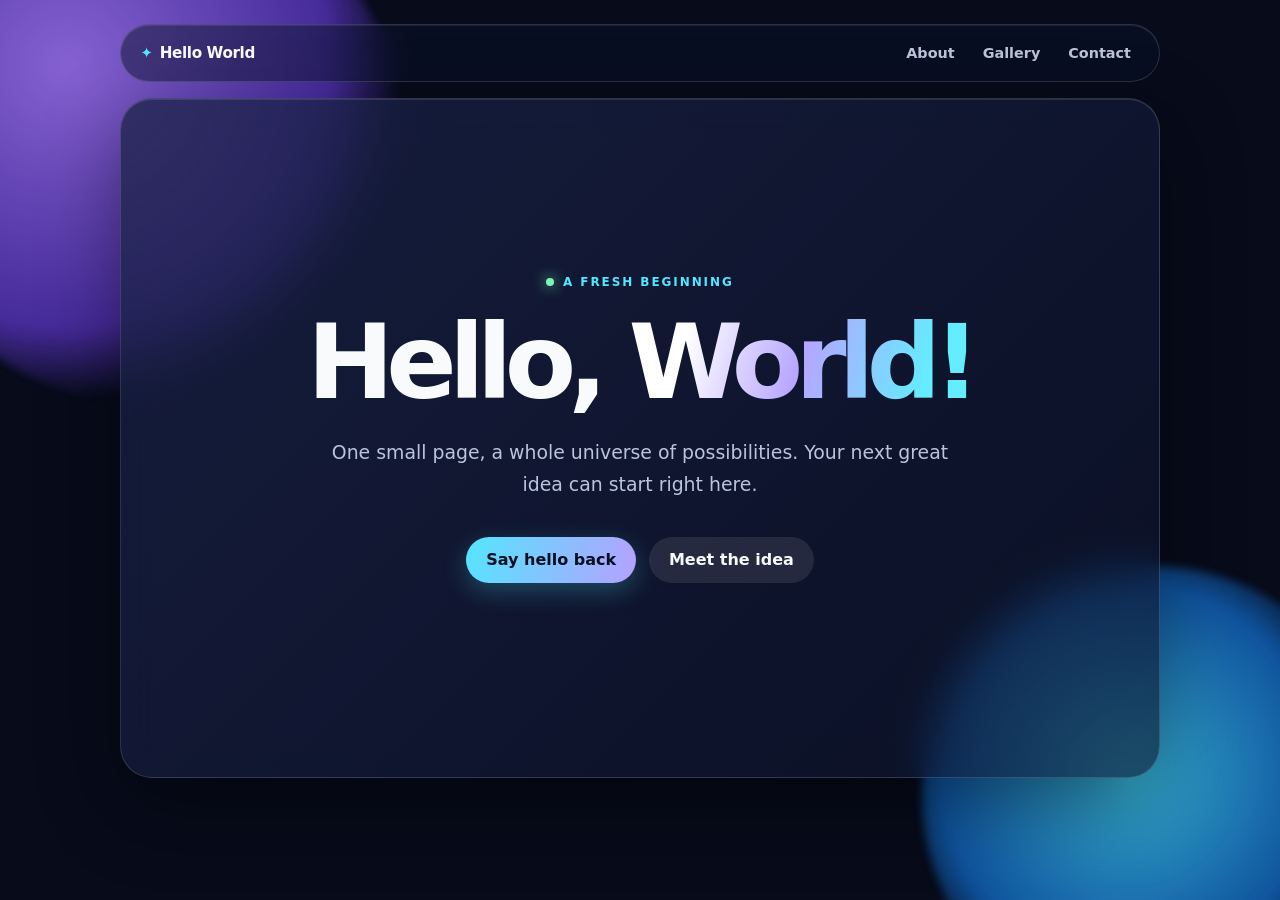
<file: index.html>
<!doctype html>
<html lang="en">
  <head>
    <meta charset="UTF-8" />
    <meta name="viewport" content="width=device-width, initial-scale=1.0" />
    <meta name="description" content="A stylish Hello World welcome page." />
    <title>Hello, World!</title>
    <link rel="stylesheet" href="styles.css" />
  </head>
  <body>
    <div class="orb orb--one"></div>
    <div class="orb orb--two"></div>
    <div class="site-shell">
      <nav class="site-nav" aria-label="Primary navigation">
        <a class="brand" href="index.html" aria-current="page">Hello World</a>
        <div class="nav-links">
          <a href="about.html">About</a>
          <a href="gallery.html">Gallery</a>
          <a href="contact.html">Contact</a>
        </div>
      </nav>
      <main class="panel hero-panel">
        <div>
          <div class="eyebrow"><span class="dot"></span> A fresh beginning</div>
          <h1>Hello, <span>World!</span></h1>
          <p class="lead">One small page, a whole universe of possibilities. Your next great idea can start right here.</p>
          <div class="actions">
            <button type="button" id="helloButton">Say hello back</button>
            <a class="button button--quiet" href="about.html">Meet the idea</a>
          </div>
          <div id="message" class="form-status" aria-live="polite"></div>
        </div>
      </main>
    </div>
    <script>
      const helloButton = document.querySelector("#helloButton");
      const message = document.querySelector("#message");
      helloButton.addEventListener("click", () => {
        message.textContent = "Hello back! Let's make something wonderful. ✨";
      });
    </script>
  </body>
</html>
</file>
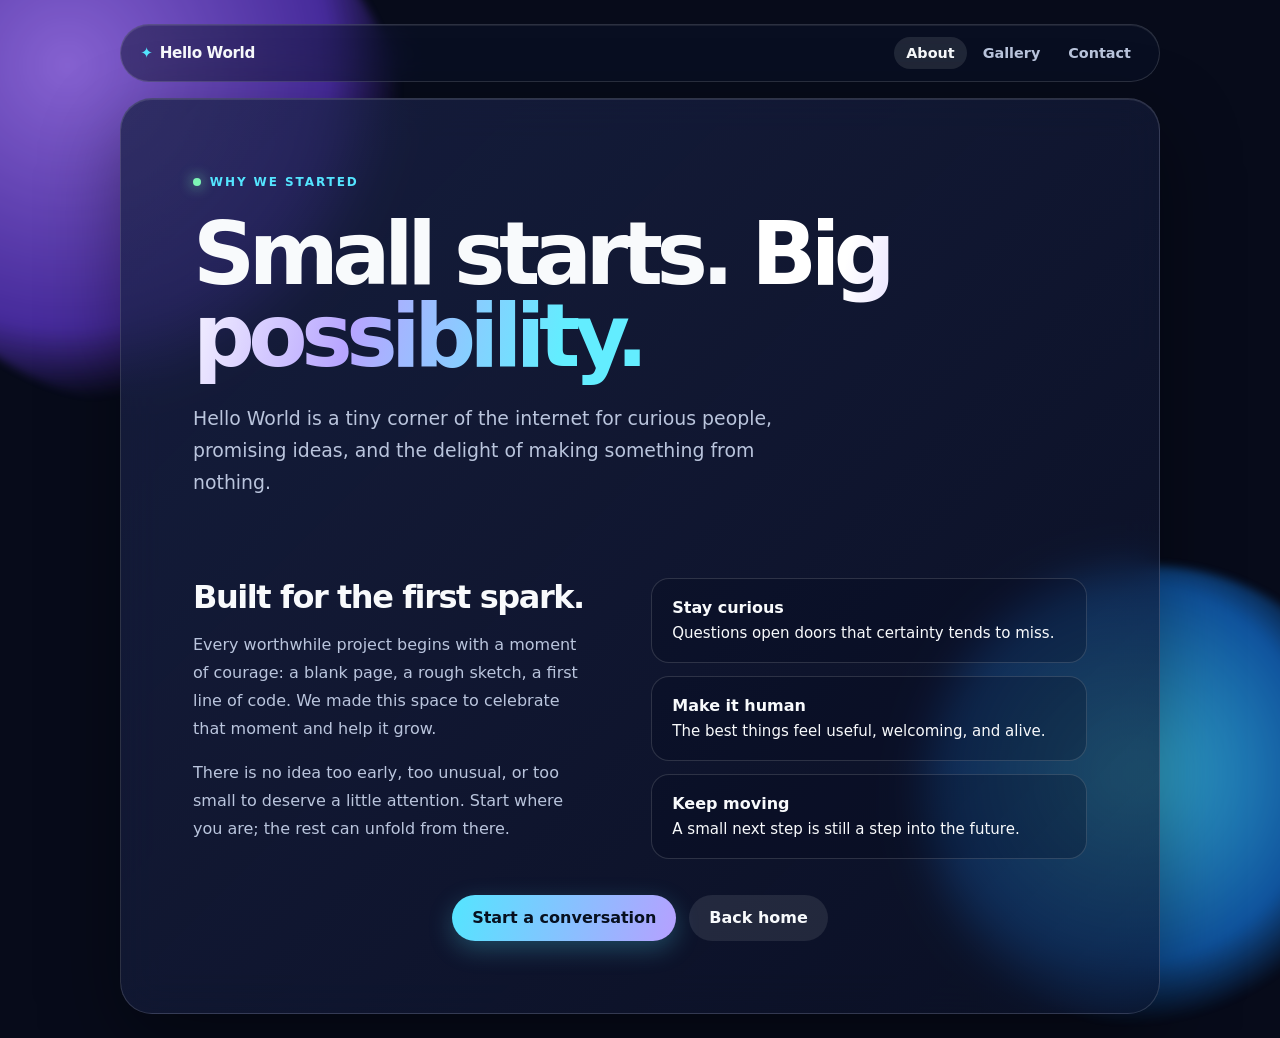
<file: about.html>
<!doctype html>
<html lang="en">
  <head>
    <meta charset="UTF-8" />
    <meta name="viewport" content="width=device-width, initial-scale=1.0" />
    <meta name="description" content="Learn more about Hello World." />
    <title>About | Hello, World!</title>
    <link rel="stylesheet" href="styles.css" />
  </head>
  <body>
    <div class="orb orb--one"></div>
    <div class="orb orb--two"></div>
    <div class="site-shell">
      <nav class="site-nav" aria-label="Primary navigation">
        <a class="brand" href="index.html">Hello World</a>
        <div class="nav-links">
          <a href="about.html" aria-current="page">About</a>
          <a href="gallery.html">Gallery</a>
          <a href="contact.html">Contact</a>
        </div>
      </nav>
      <main class="panel page-panel">
        <header class="page-heading">
          <p class="eyebrow"><span class="dot"></span> Why we started</p>
          <h1>Small starts. <span>Big possibility.</span></h1>
          <p class="lead">Hello World is a tiny corner of the internet for curious people, promising ideas, and the delight of making something from nothing.</p>
        </header>
        <div class="split-grid">
          <section class="copy" aria-labelledby="our-story">
            <h2 id="our-story">Built for the first spark.</h2>
            <p>Every worthwhile project begins with a moment of courage: a blank page, a rough sketch, a first line of code. We made this space to celebrate that moment and help it grow.</p>
            <p>There is no idea too early, too unusual, or too small to deserve a little attention. Start where you are; the rest can unfold from there.</p>
          </section>
          <section class="value-list" aria-label="Our values">
            <article class="value-card">
              <h3>Stay curious</h3>
              <p>Questions open doors that certainty tends to miss.</p>
            </article>
            <article class="value-card">
              <h3>Make it human</h3>
              <p>The best things feel useful, welcoming, and alive.</p>
            </article>
            <article class="value-card">
              <h3>Keep moving</h3>
              <p>A small next step is still a step into the future.</p>
            </article>
          </section>
        </div>
        <div class="actions">
          <a class="button" href="contact.html">Start a conversation</a>
          <a class="button button--quiet" href="index.html">Back home</a>
        </div>
      </main>
    </div>
  </body>
</html>
</file>
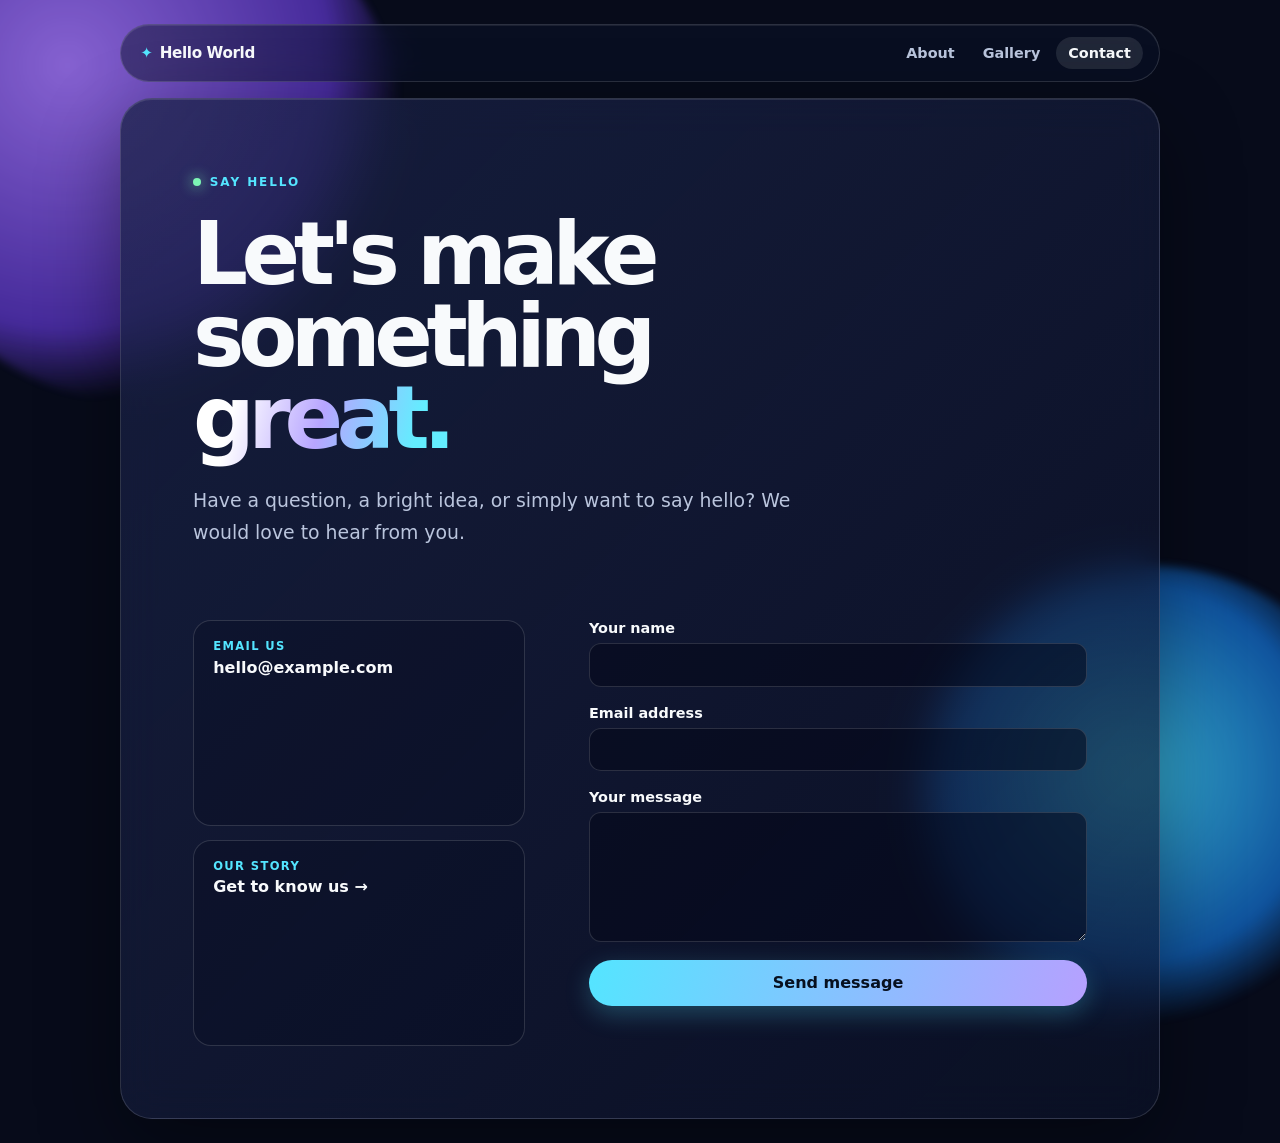
<file: contact.html>
<!doctype html>
<html lang="en">
  <head>
    <meta charset="UTF-8" />
    <meta name="viewport" content="width=device-width, initial-scale=1.0" />
    <meta name="description" content="Get in touch with Hello World." />
    <title>Contact us</title>
    <link rel="stylesheet" href="styles.css" />
  </head>
  <body>
    <div class="orb orb--one"></div>
    <div class="orb orb--two"></div>
    <div class="site-shell">
      <nav class="site-nav" aria-label="Primary navigation">
        <a class="brand" href="index.html">Hello World</a>
        <div class="nav-links">
          <a href="about.html">About</a>
          <a href="gallery.html">Gallery</a>
          <a href="contact.html" aria-current="page">Contact</a>
        </div>
      </nav>
      <main class="panel page-panel">
        <header class="page-heading">
          <p class="eyebrow"><span class="dot"></span> Say hello</p>
          <h1>Let's make something <span>great.</span></h1>
          <p class="lead">Have a question, a bright idea, or simply want to say hello? We would love to hear from you.</p>
        </header>
        <div class="contact-grid">
          <section class="contact-options" aria-label="Other ways to connect">
            <a class="contact-option" href="mailto:hello@example.com">
              <span>Email us</span>
              <strong>hello@example.com</strong>
            </a>
            <a class="contact-option" href="about.html">
              <span>Our story</span>
              <strong>Get to know us →</strong>
            </a>
          </section>
          <form id="contactForm">
            <label>
              Your name
              <input type="text" name="name" autocomplete="name" required />
            </label>
            <label>
              Email address
              <input type="email" name="email" autocomplete="email" required />
            </label>
            <label>
              Your message
              <textarea name="message" required></textarea>
            </label>
            <button type="submit">Send message</button>
            <p id="formStatus" class="form-status" aria-live="polite"></p>
          </form>
        </div>
      </main>
    </div>
    <script>
      const form = document.querySelector("#contactForm");
      const formStatus = document.querySelector("#formStatus");
      form.addEventListener("submit", (event) => {
        event.preventDefault();
        formStatus.textContent = "Thanks for reaching out! We'll be in touch soon. ✨";
        form.reset();
      });
    </script>
  </body>
</html>
</file>
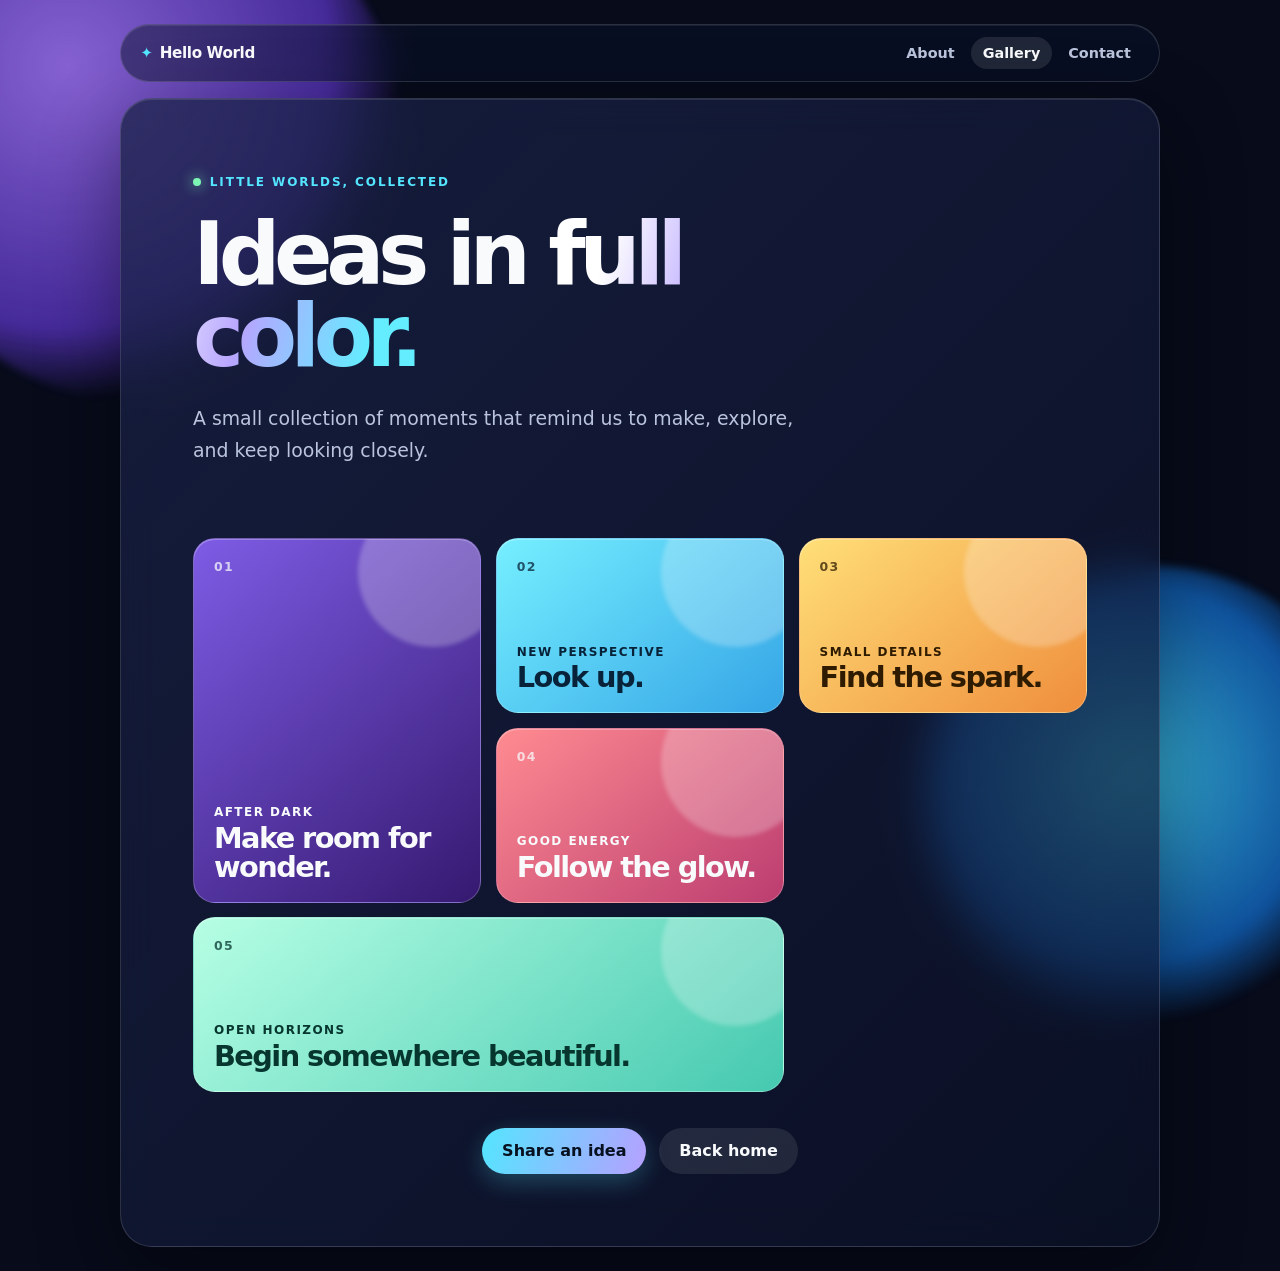
<file: gallery.html>
<!doctype html>
<html lang="en">
  <head>
    <meta charset="UTF-8" />
    <meta name="viewport" content="width=device-width, initial-scale=1.0" />
    <meta name="description" content="A gallery of bright ideas from Hello World." />
    <title>Gallery | Hello, World!</title>
    <link rel="stylesheet" href="styles.css" />
  </head>
  <body>
    <div class="orb orb--one"></div>
    <div class="orb orb--two"></div>
    <div class="site-shell">
      <nav class="site-nav" aria-label="Primary navigation">
        <a class="brand" href="index.html">Hello World</a>
        <div class="nav-links">
          <a href="about.html">About</a>
          <a href="gallery.html" aria-current="page">Gallery</a>
          <a href="contact.html">Contact</a>
        </div>
      </nav>
      <main class="panel page-panel gallery-panel">
        <header class="page-heading">
          <p class="eyebrow"><span class="dot"></span> Little worlds, collected</p>
          <h1>Ideas in <span>full color.</span></h1>
          <p class="lead">A small collection of moments that remind us to make, explore, and keep looking closely.</p>
        </header>
        <section class="gallery-grid" aria-label="Hello World gallery">
          <article class="gallery-card gallery-card--violet gallery-card--tall">
            <span class="gallery-card__number">01</span>
            <div><p>After dark</p><h2>Make room for wonder.</h2></div>
          </article>
          <article class="gallery-card gallery-card--cyan">
            <span class="gallery-card__number">02</span>
            <div><p>New perspective</p><h2>Look up.</h2></div>
          </article>
          <article class="gallery-card gallery-card--sun">
            <span class="gallery-card__number">03</span>
            <div><p>Small details</p><h2>Find the spark.</h2></div>
          </article>
          <article class="gallery-card gallery-card--coral">
            <span class="gallery-card__number">04</span>
            <div><p>Good energy</p><h2>Follow the glow.</h2></div>
          </article>
          <article class="gallery-card gallery-card--mint gallery-card--wide">
            <span class="gallery-card__number">05</span>
            <div><p>Open horizons</p><h2>Begin somewhere beautiful.</h2></div>
          </article>
        </section>
        <div class="actions">
          <a class="button" href="contact.html">Share an idea</a>
          <a class="button button--quiet" href="index.html">Back home</a>
        </div>
      </main>
    </div>
  </body>
</html>
</file>
<file: styles.css>
:root {
  color-scheme: dark;
  --ink: #f8fafc;
  --muted: #bac5dd;
  --glass: rgba(12, 19, 42, 0.62);
  --line: rgba(255, 255, 255, 0.14);
  --violet: #9d7bff;
  --cyan: #54e5ff;
  --success: #7df6b5;
}

* { box-sizing: border-box; }

html { min-height: 100%; }

body {
  min-height: 100vh;
  margin: 0;
  padding: 24px;
  background: #070b1a;
  color: var(--ink);
  font-family: Inter, ui-sans-serif, system-ui, -apple-system, BlinkMacSystemFont, "Segoe UI", sans-serif;
}

.orb {
  position: fixed;
  z-index: -1;
  border-radius: 50%;
  filter: blur(4px);
  opacity: 0.8;
  pointer-events: none;
  animation: drift 12s ease-in-out infinite alternate;
}

.orb--one {
  width: min(45vw, 520px);
  aspect-ratio: 1;
  top: -13%;
  left: -9%;
  background: radial-gradient(circle at 35% 35%, #a678ff, #5633bb 55%, transparent 70%);
}

.orb--two {
  width: min(42vw, 460px);
  aspect-ratio: 1;
  right: -8%;
  bottom: -14%;
  background: radial-gradient(circle at 45% 45%, #42d8ff, #1265be 53%, transparent 70%);
  animation-delay: -5s;
}

.site-shell {
  width: min(100%, 1040px);
  margin: 0 auto;
}

.site-nav {
  display: flex;
  align-items: center;
  justify-content: space-between;
  gap: 1rem;
  margin-bottom: 1rem;
  padding: 0.75rem 1rem 0.75rem 1.2rem;
  border: 1px solid var(--line);
  border-radius: 999px;
  background: rgba(12, 19, 42, 0.48);
  box-shadow: inset 0 1px 0 rgba(255, 255, 255, 0.08);
  backdrop-filter: blur(18px);
}

.brand {
  color: var(--ink);
  font-size: 0.95rem;
  font-weight: 800;
  letter-spacing: -0.025em;
  text-decoration: none;
}

.brand::before {
  content: "✦";
  margin-right: 0.45rem;
  color: var(--cyan);
}

.nav-links {
  display: flex;
  align-items: center;
  gap: 0.25rem;
}

.nav-links a {
  padding: 0.5rem 0.75rem;
  border-radius: 999px;
  color: var(--muted);
  font-size: 0.9rem;
  font-weight: 700;
  text-decoration: none;
  transition: color 180ms ease, background 180ms ease;
}

.nav-links a:hover,
.nav-links a[aria-current="page"] {
  color: var(--ink);
  background: rgba(255, 255, 255, 0.1);
}

.panel {
  padding: clamp(2.5rem, 8vw, 5.5rem);
  border: 1px solid var(--line);
  border-radius: 32px;
  background: linear-gradient(135deg, rgba(27, 35, 72, 0.76), var(--glass));
  box-shadow: 0 28px 80px rgba(0, 0, 0, 0.4), inset 0 1px 0 rgba(255, 255, 255, 0.11);
  backdrop-filter: blur(20px);
}

.hero-panel {
  min-height: min(680px, calc(100vh - 92px));
  display: grid;
  place-items: center;
  text-align: center;
}

.eyebrow {
  display: inline-flex;
  align-items: center;
  gap: 0.55rem;
  margin: 0 0 1.5rem;
  color: var(--cyan);
  font-size: 0.75rem;
  font-weight: 800;
  letter-spacing: 0.16em;
  text-transform: uppercase;
}

.dot {
  width: 8px;
  height: 8px;
  border-radius: 50%;
  background: var(--success);
  box-shadow: 0 0 14px var(--success);
}

h1, h2, h3, p { margin-top: 0; }

h1 {
  margin-bottom: 0;
  font-size: clamp(3.2rem, 10vw, 6.5rem);
  line-height: 0.95;
  letter-spacing: -0.075em;
}

h1 span,
.gradient-text {
  background: linear-gradient(105deg, #fff 18%, #b7a5ff 50%, #63edff 85%);
  -webkit-background-clip: text;
  background-clip: text;
  color: transparent;
}

.lead {
  max-width: 40rem;
  margin: 1.55rem auto 0;
  color: var(--muted);
  font-size: clamp(1rem, 2.4vw, 1.18rem);
  line-height: 1.7;
}

.actions {
  display: flex;
  flex-wrap: wrap;
  justify-content: center;
  gap: 0.8rem;
  margin-top: 2.25rem;
}

.button,
button {
  display: inline-flex;
  align-items: center;
  justify-content: center;
  border: 0;
  border-radius: 999px;
  padding: 0.85rem 1.25rem;
  color: #07101f;
  background: linear-gradient(105deg, var(--cyan), #b6a0ff);
  box-shadow: 0 8px 24px rgba(84, 229, 255, 0.25);
  cursor: pointer;
  font: inherit;
  font-weight: 750;
  text-decoration: none;
  transition: transform 180ms ease, box-shadow 180ms ease;
}

.button:hover,
button:hover { transform: translateY(-3px); box-shadow: 0 13px 30px rgba(84, 229, 255, 0.38); }

.button--quiet {
  color: var(--ink);
  background: rgba(255, 255, 255, 0.09);
  box-shadow: none;
}

.button:focus-visible,
button:focus-visible,
a:focus-visible,
input:focus-visible,
textarea:focus-visible { outline: 3px solid white; outline-offset: 4px; }

.page-panel { padding: clamp(2rem, 6vw, 4.5rem); }

.page-heading { max-width: 45rem; }

.page-heading h1 { font-size: clamp(2.8rem, 8vw, 5.4rem); }

.page-heading .lead { margin-left: 0; }

.split-grid {
  display: grid;
  grid-template-columns: 0.95fr 1.05fr;
  gap: clamp(1.5rem, 5vw, 4.5rem);
  margin-top: clamp(2.5rem, 7vw, 5rem);
}

.copy h2 {
  margin-bottom: 0.9rem;
  font-size: clamp(1.5rem, 3vw, 2rem);
  letter-spacing: -0.045em;
}

.copy p { color: var(--muted); line-height: 1.75; }

.value-list { display: grid; gap: 0.85rem; }

.value-card {
  padding: 1.2rem 1.25rem;
  border: 1px solid var(--line);
  border-radius: 18px;
  background: rgba(5, 10, 29, 0.26);
}

.value-card h3 { margin-bottom: 0.4rem; font-size: 1rem; }
.value-card p { margin-bottom: 0; font-size: 0.94rem; }

.contact-grid {
  display: grid;
  grid-template-columns: 0.8fr 1.2fr;
  gap: clamp(1.5rem, 5vw, 4.5rem);
  margin-top: clamp(2.5rem, 6vw, 4.5rem);
}

.contact-options { display: grid; gap: 0.85rem; }

.contact-option {
  display: block;
  padding: 1.1rem 1.2rem;
  border: 1px solid var(--line);
  border-radius: 18px;
  color: var(--ink);
  background: rgba(5, 10, 29, 0.26);
  text-decoration: none;
  transition: transform 180ms ease, border-color 180ms ease;
}

.contact-option:hover { transform: translateX(4px); border-color: rgba(84, 229, 255, 0.5); }
.contact-option span { display: block; color: var(--cyan); font-size: 0.72rem; font-weight: 800; letter-spacing: 0.12em; text-transform: uppercase; }
.contact-option strong { display: block; margin-top: 0.3rem; font-size: 1rem; }

form { display: grid; gap: 1.1rem; }

label { display: grid; gap: 0.45rem; color: var(--ink); font-size: 0.9rem; font-weight: 700; }

input, textarea {
  width: 100%;
  border: 1px solid var(--line);
  border-radius: 12px;
  padding: 0.8rem 0.9rem;
  color: var(--ink);
  background: rgba(4, 9, 27, 0.55);
  font: inherit;
  transition: border-color 180ms ease, box-shadow 180ms ease;
}

textarea { min-height: 130px; resize: vertical; }
input:focus, textarea:focus { border-color: var(--cyan); box-shadow: 0 0 0 3px rgba(84, 229, 255, 0.13); outline: none; }

.form-status { min-height: 1.5em; margin: 0; color: #d7ceff; font-size: 0.94rem; }

.gallery-panel { overflow: hidden; }

.gallery-grid {
  display: grid;
  grid-template-columns: repeat(3, 1fr);
  grid-auto-rows: 175px;
  gap: 0.9rem;
  margin-top: clamp(2.5rem, 6vw, 4.5rem);
}

.gallery-card {
  position: relative;
  display: flex;
  flex-direction: column;
  justify-content: space-between;
  min-height: 0;
  padding: 1.25rem;
  overflow: hidden;
  border: 1px solid rgba(255, 255, 255, 0.22);
  border-radius: 22px;
  box-shadow: inset 0 1px 0 rgba(255, 255, 255, 0.25);
  isolation: isolate;
}

.gallery-card::after {
  position: absolute;
  z-index: -1;
  width: 150px;
  aspect-ratio: 1;
  border-radius: 50%;
  top: -42px;
  right: -28px;
  background: rgba(255, 255, 255, 0.24);
  content: "";
  filter: blur(2px);
}

.gallery-card__number { font-size: 0.78rem; font-weight: 800; letter-spacing: 0.1em; opacity: 0.75; }
.gallery-card p { margin-bottom: 0.3rem; font-size: 0.75rem; font-weight: 800; letter-spacing: 0.12em; text-transform: uppercase; }
.gallery-card h2 { margin-bottom: 0; font-size: clamp(1.25rem, 2.5vw, 1.8rem); line-height: 1; letter-spacing: -0.055em; }
.gallery-card--tall { grid-row: span 2; }
.gallery-card--wide { grid-column: span 2; }
.gallery-card--violet { background: linear-gradient(140deg, #7e5ce5, #351970); }
.gallery-card--cyan { color: #082339; background: linear-gradient(140deg, #75efff, #35a5e6); }
.gallery-card--sun { color: #2f1c00; background: linear-gradient(140deg, #ffdf78, #ef8e3c); }
.gallery-card--coral { background: linear-gradient(140deg, #ff8b91, #bb3d70); }
.gallery-card--mint { color: #07362f; background: linear-gradient(140deg, #b6ffe4, #45c9b0); }

@keyframes drift { to { transform: translate(7vw, 5vh) scale(1.12); } }

@media (max-width: 680px) {
  body { padding: 14px; }
  .site-nav { border-radius: 20px; align-items: flex-start; }
  .nav-links { gap: 0; }
  .nav-links a { padding: 0.45rem 0.55rem; }
  .panel { border-radius: 24px; }
  .hero-panel { min-height: calc(100vh - 86px); }
  .split-grid, .contact-grid { grid-template-columns: 1fr; }
  .gallery-grid { grid-template-columns: repeat(2, 1fr); grid-auto-rows: 160px; }
}

@media (max-width: 430px) {
  .gallery-grid { grid-template-columns: 1fr; grid-auto-rows: 180px; }
  .gallery-card--tall, .gallery-card--wide { grid-column: auto; grid-row: auto; }
}

@media (prefers-reduced-motion: reduce) {
  .orb { animation: none; }
  .button, button, .nav-links a, .contact-option { transition: none; }
}
</file>
